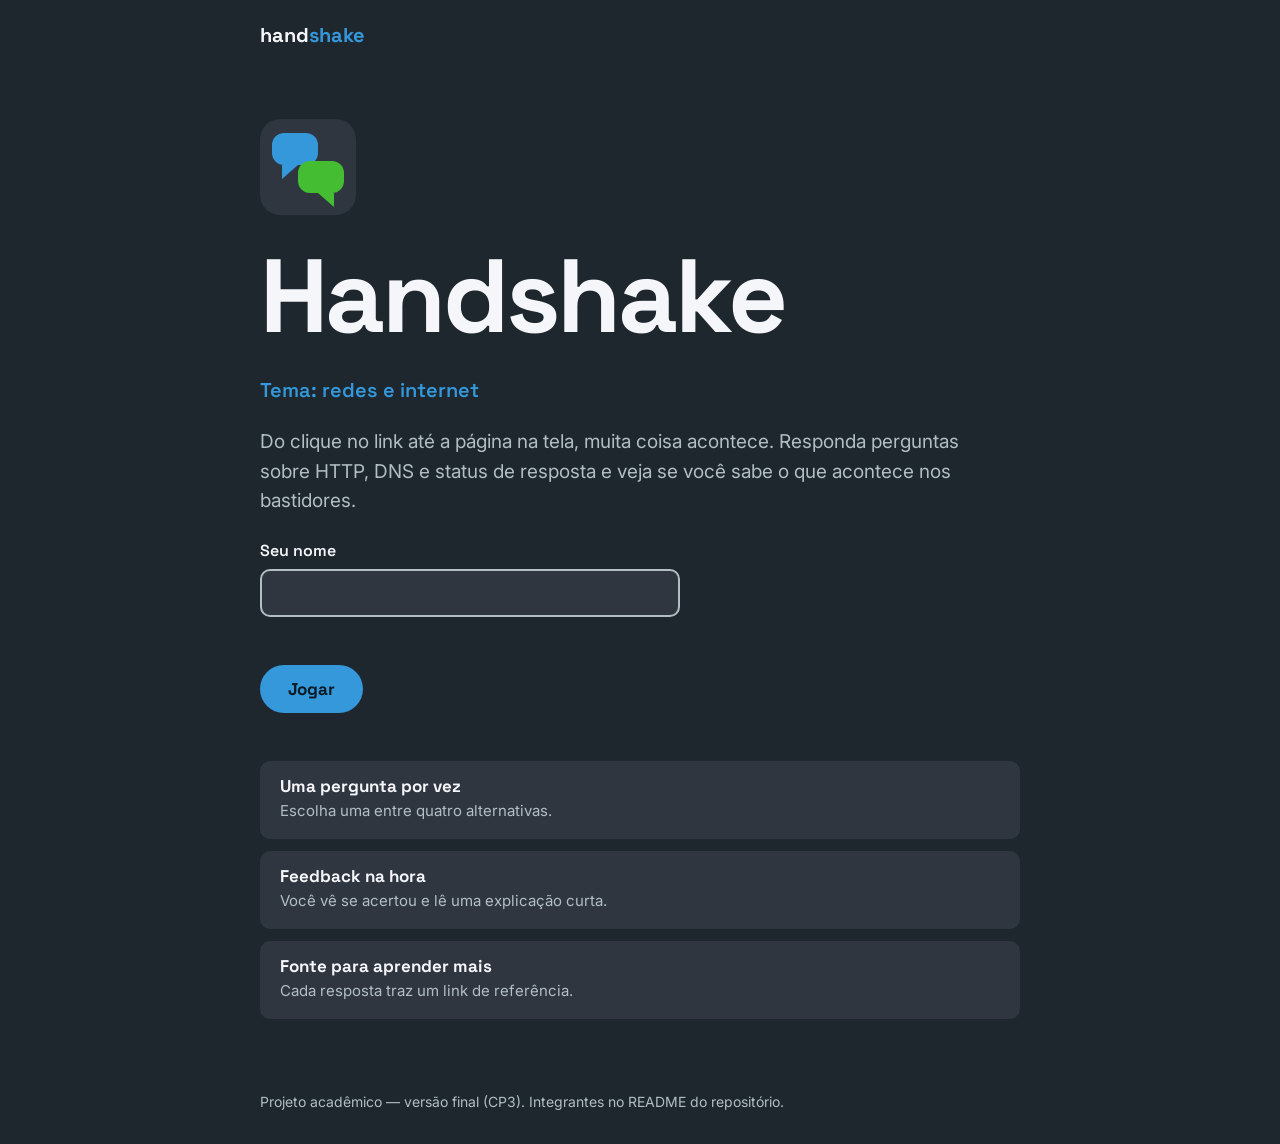
<file: index.html>
<!DOCTYPE html>
<html lang="pt-BR">
<head>
  <meta charset="UTF-8">
  <meta name="viewport" content="width=device-width, initial-scale=1">
  <title>Handshake — quiz sobre redes e internet</title>
  <meta name="description" content="Quiz de tecnologia sobre como a internet funciona: HTTP, DNS, IP e mais.">
  <link rel="preconnect" href="https://fonts.googleapis.com">
  <link rel="preconnect" href="https://fonts.gstatic.com" crossorigin>
  <link rel="stylesheet" href="https://fonts.googleapis.com/css2?family=Inter:wght@400;500&family=Space+Grotesk:wght@600;700&display=swap">
  <link rel="icon" href="img/logo.svg" type="image/svg+xml">
  <link rel="stylesheet" href="css/style.css">
</head>
<body>
  <a class="pular" href="#conteudo">Pular para o conteúdo</a>
  <header class="container topo">
    <a class="marca" href="index.html">hand<span>shake</span></a>
  </header>
  <main class="container" id="conteudo">
    <section class="hero" aria-labelledby="titulo">
      <img class="logo" src="img/logo.svg" width="96" height="96" alt="Logotipo do Handshake: dois balões de conversa, um azul e um verde, se encontrando">
      <h1 id="titulo">Handshake</h1>
      <p class="tema">Tema: redes e internet</p>
      <p class="descricao">Do clique no link até a página na tela, muita coisa acontece. Responda perguntas sobre HTTP, DNS e status de resposta e veja se você sabe o que acontece nos bastidores.</p>
      <form class="form-nome" id="form-nome" novalidate>
        <label for="nome">Seu nome</label>
        <input id="nome" name="nome" type="text" maxlength="20" autocomplete="nickname" aria-describedby="erro-nome" required>
        <p class="erro-campo" id="erro-nome" role="alert"></p>
        <button class="botao" type="submit">Jogar</button>
      </form>
    </section>
    <section class="regras" aria-label="Como funciona">
      <div><h2>Uma pergunta por vez</h2><p>Escolha uma entre quatro alternativas.</p></div>
      <div><h2>Feedback na hora</h2><p>Você vê se acertou e lê uma explicação curta.</p></div>
      <div><h2>Fonte para aprender mais</h2><p>Cada resposta traz um link de referência.</p></div>
    </section>
  </main>
  <footer class="container rodape">Projeto acadêmico — versão final (CP3). Integrantes no README do repositório.</footer>
  <script src="js/inicio.js"></script>
</body>
</html>
</file>
<file: css/style.css>
/* Handshake — CSS base (CP1) */
:root {
  --fundo: #1e272e;
  --painel: #2f3640;
  --papel: #f5f6fa;
  --tinta: #1e272e;
  --alternativa: #40739e;
  --alternativa-hover: #4a84b5;
  --destaque: #3498db;
  --acerto: #44bd32;
  --acerto-texto: #6ee05a;
  --erro: #b33a3a;
  --texto: #f5f6fa;
  --texto-suave: #b2bec3;
  --raio: 10px;
  --fonte-titulo: "Space Grotesk", "Segoe UI", system-ui, sans-serif;
  --fonte-texto: "Inter", "Segoe UI", system-ui, sans-serif;
}
*, *::before, *::after { box-sizing: border-box; }
html { -webkit-text-size-adjust: 100%; }
body {
  margin: 0;
  min-height: 100vh;
  background: var(--fundo);
  color: var(--texto);
  font-family: var(--fonte-texto);
  font-size: 1.0625rem;
  line-height: 1.55;
  overflow-x: hidden;
}
h1, h2, h3 { font-family: var(--fonte-titulo); line-height: 1.1; margin: 0; }
p { margin: 0; max-width: 62ch; }
a { color: #7ec8f5; }
:focus-visible { outline: 3px solid #fbc531; outline-offset: 3px; }

.container { width: min(100% - 2rem, 760px); margin-inline: auto; }
.topo { padding-block: 1.25rem; }
.marca {
  font-family: var(--fonte-titulo);
  font-weight: 700;
  font-size: 1.25rem;
  color: var(--texto);
  text-decoration: none;
}
.marca span { color: var(--destaque); }

/* Botões */
.botao {
  display: inline-block;
  min-height: 48px;
  padding: 0.75rem 1.75rem;
  border: 0;
  border-radius: 999px;
  background: var(--destaque);
  color: #0b1a24;
  font: 700 1.0625rem var(--fonte-titulo);
  text-decoration: none;
  cursor: pointer;
}
.botao:hover { background: #5dade2; }
.botao[disabled], .botao[aria-disabled="true"] { opacity: 0.5; cursor: not-allowed; }

/* Página inicial */
.hero { padding-block: 3rem 2rem; display: grid; gap: 1.5rem; }
.hero h1 { font-size: clamp(3rem, 14vw, 6.5rem); letter-spacing: -0.03em; }
.hero .tema { color: var(--destaque); font: 600 1.25rem var(--fonte-titulo); }
.hero .descricao { color: var(--texto-suave); font-size: 1.1875rem; }
.hero .botao { justify-self: start; margin-top: 0.5rem; }
.regras { padding-block: 1rem 3rem; display: grid; gap: 0.75rem; }
.regras div { background: var(--painel); border-radius: var(--raio); padding: 1rem 1.25rem; }
.regras h2 { font-size: 1.0625rem; margin-bottom: 0.25rem; }
.regras p { color: var(--texto-suave); font-size: 0.9375rem; }
.rodape { padding-block: 1.5rem 2rem; color: var(--texto-suave); font-size: 0.875rem; }

[hidden] { display: none !important; }

/* Tela de jogo */
.jogo { display: grid; gap: 1rem; padding-block: 0.5rem 2.5rem; }
.progresso {
  background: var(--painel);
  border-radius: var(--raio);
  padding: 0.875rem 1.25rem;
  text-align: center;
  font-family: var(--fonte-titulo);
  font-weight: 600;
}
.progresso-barra { height: 6px; margin-top: 0.5rem; background: var(--fundo); border-radius: 3px; overflow: hidden; }
.progresso-barra i { display: block; height: 100%; width: 30%; background: var(--destaque); }
.pergunta {
  background: var(--papel);
  color: var(--tinta);
  border-radius: var(--raio);
  padding: 1.5rem;
  font: 700 clamp(1.25rem, 4.5vw, 1.625rem) var(--fonte-titulo);
  line-height: 1.25;
}
.alternativas { display: grid; grid-template-columns: 1fr 1fr; gap: 0.75rem; margin: 0; padding: 0; list-style: none; }
.alternativa {
  width: 100%;
  min-height: 64px;
  display: flex;
  align-items: center;
  gap: 0.75rem;
  padding: 0.875rem 1rem;
  border: 3px solid transparent;
  border-radius: var(--raio);
  background: var(--alternativa);
  color: #fff;
  font: 500 1rem var(--fonte-texto);
  text-align: left;
  cursor: pointer;
}
.alternativa:hover { background: var(--alternativa-hover); }
.alternativa .letra {
  flex: none;
  display: grid;
  place-items: center;
  width: 2rem;
  height: 2rem;
  border-radius: 50%;
  background: rgba(0, 0, 0, 0.25);
  font: 700 0.9375rem var(--fonte-titulo);
}
/* Estados que o CP2 vai ativar via JavaScript */
.alternativa.correta { background: var(--acerto); border-color: #fff; color: #0b2a06; }
.alternativa.correta .letra { background: rgba(0, 0, 0, 0.18); }
.alternativa.errada { background: var(--erro); border-color: #fff; color: #fff; }
.alternativa:disabled { cursor: default; }

.feedback {
  background: var(--painel);
  border-radius: var(--raio);
  padding: 1rem 1.25rem;
  min-height: 4.5rem;
}
.feedback strong { display: block; font-family: var(--fonte-titulo); }
.feedback.acerto strong { color: var(--acerto-texto); }
.feedback.erro strong { color: #ff7f6b; }
.feedback p { color: var(--texto-suave); font-size: 0.9375rem; }
.acoes { display: flex; justify-content: center; }

@media (max-width: 600px) {
  .alternativas { grid-template-columns: 1fr; }
  .pergunta { padding: 1.25rem; }
}
@media (prefers-reduced-motion: no-preference) {
  .alternativa, .botao { transition: background-color 0.15s ease; }
}

/* CP2 */
.pular { position: absolute; left: -999px; }
.pular:focus { left: 1rem; top: 1rem; z-index: 10; background: #fbc531; color: #1e272e; padding: 0.5rem 1rem; border-radius: 6px; }
.form-nome { display: grid; gap: 0.5rem; max-width: 420px; }
.form-nome label { font: 600 1rem var(--fonte-titulo); }
.form-nome input { min-height: 48px; padding: 0.5rem 0.875rem; border: 2px solid var(--texto-suave); border-radius: var(--raio); background: var(--painel); color: var(--texto); font: inherit; }
.form-nome input[aria-invalid="true"] { border-color: #ff9f8f; }
.erro-campo { color: #ff9f8f; min-height: 1.5rem; font-size: 0.9375rem; }
.form-nome .botao { justify-self: start; }
.alternativa .texto { flex: 1; }
.alternativa .estado { font: 700 0.875rem var(--fonte-titulo); white-space: nowrap; }
.alternativa.errada { border-style: dashed; }
.titulo-fim { background: #f5b300; color: #1e272e; text-align: center; }
.placar { background: var(--painel); border-radius: var(--raio); padding: 1rem; text-align: center; font: 600 1.375rem var(--fonte-titulo); }
.ranking-titulo { font-size: 1.125rem; text-align: center; }
.ranking { list-style: none; margin: 0; padding: 0; display: grid; gap: 0.5rem; }
.ranking li { padding: 0.75rem 1rem; border-radius: var(--raio); background: var(--painel); text-align: center; border: 3px solid transparent; }
.ranking li.pos1 { background: #f5b300; color: #1e272e; }
.ranking li.pos2 { background: #b2bec3; color: #1e272e; }
.ranking li.pos3 { background: #b33a3a; color: #fff; }
.ranking li.atual { border-color: #fff; font-weight: 700; }
.acoes { flex-direction: column; align-items: center; gap: 0.75rem; }

/* CP3 */
.logo { width: 96px; height: 96px; max-width: 100%; border-radius: 20px; }
</file>
